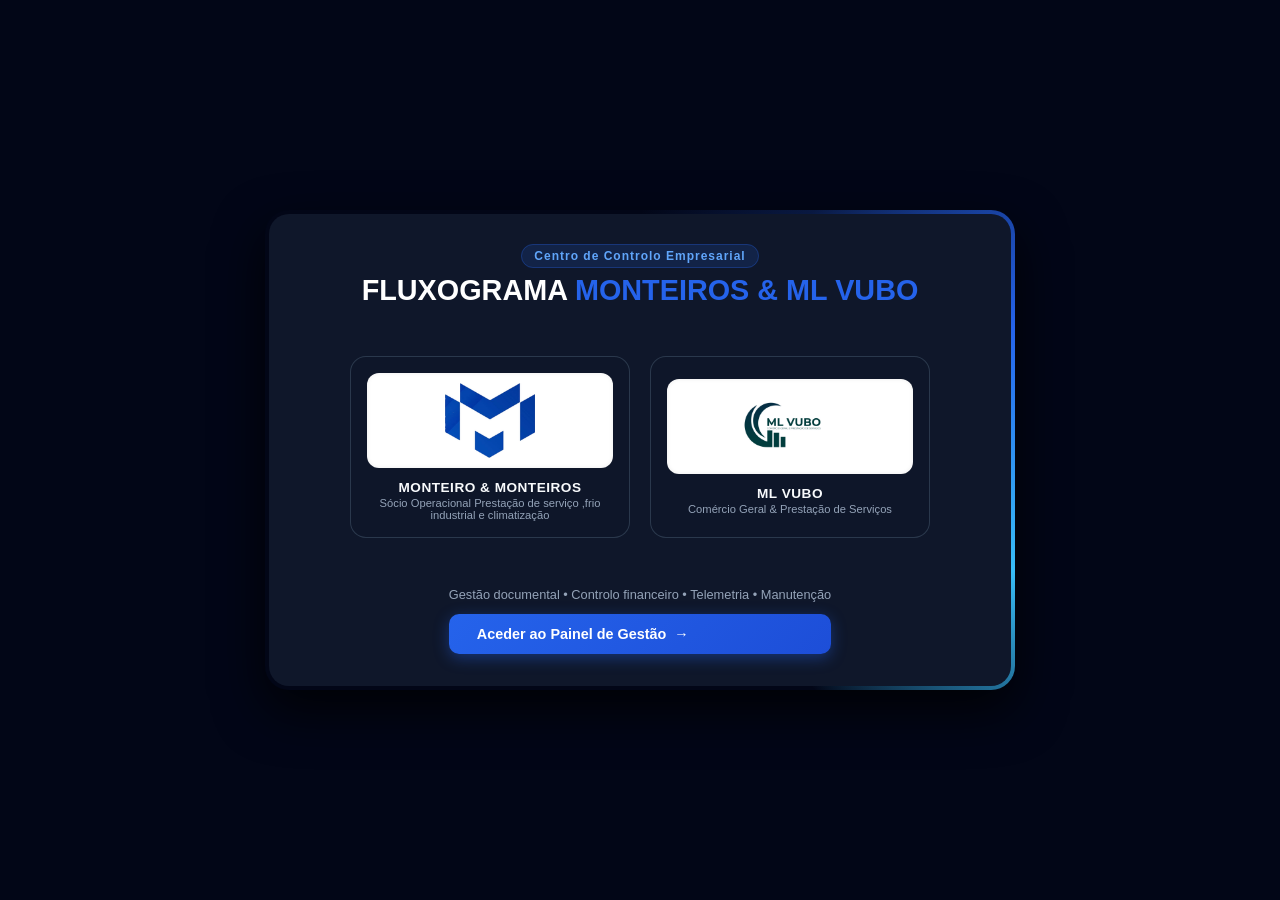
<file: index.html>
<!DOCTYPE html>
<html lang="pt-br">
<head>
  <meta charset="UTF-8">
  <meta name="viewport" content="width=device-width, initial-scale=1.0">
  <title>FLUXOGRAMA MONTEIROS | Centro de Controlo Empresarial</title>
  <link rel="stylesheet" href="styles.css">
</head>
<body class="welcome-body">
  <div id="welcome-screen" class="welcome-overlay">
    <div class="welcome-card-wrapper">
      <div class="neon-border-box"></div>
      <div class="welcome-content">
        <div class="welcome-header">
          <span class="system-badge">Centro de Controlo Empresarial</span>
          <h1>FLUXOGRAMA <span class="highlight-blue">MONTEIROS &amp; ML VUBO</span></h1>
        </div>

        <div class="logos-container">
          <div class="logo-card logo-monteiros">
            <div class="img-wrapper"><img src="logo-monteiros.png" alt="Logótipo Monteiros"></div>
            <span class="logo-title">MONTEIRO &amp; MONTEIROS</span>
            <span class="logo-sub">Sócio Operacional  Prestação de serviço ,frio industrial e climatização</span>
          </div>
          <div class="logo-card logo-vubo">
            <div class="img-wrapper"><img src="logo-mlvubo.jpeg" alt="Logótipo ML VUBO"></div>
            <span class="logo-title">ML VUBO</span>
            <span class="logo-sub">Comércio Geral &amp; Prestação de Serviços</span>
          </div>
        </div>

        <div class="welcome-footer">
          <p>Gestão documental • Controlo financeiro • Telemetria • Manutenção</p>
          <a id="btn-entrar-app" class="btn-enter" href="segunda.html"><span>Aceder ao Painel de Gestão</span><span aria-hidden="true">→</span></a>
        </div>
      </div>
    </div>
  </div>
</body>
</html>
</file>
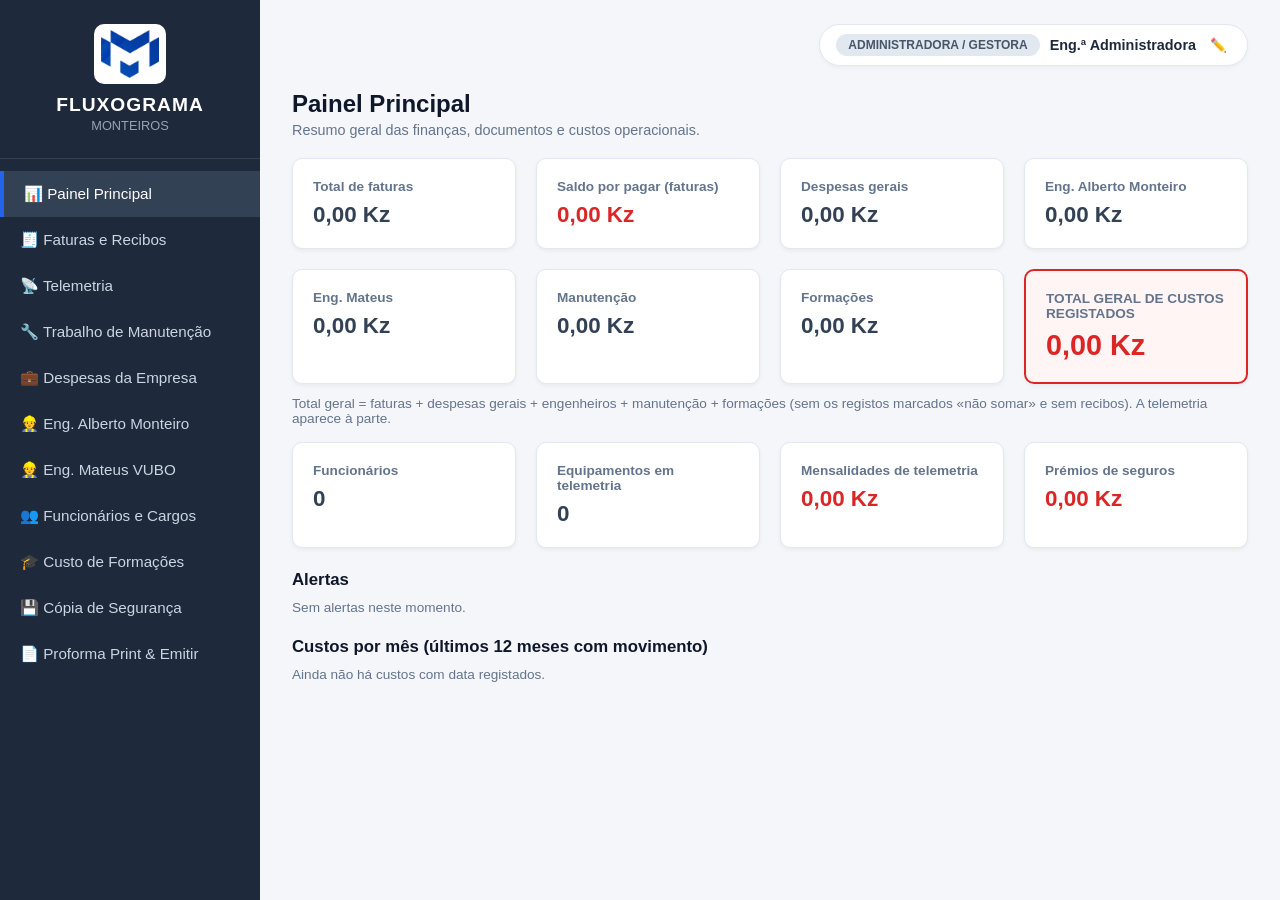
<file: segunda.html>
<!DOCTYPE html>
<html lang="pt-BR">
<head>
  <meta charset="UTF-8">
  <meta name="viewport" content="width=device-width, initial-scale=1.0">
  <title>FLUXOGRAMA MONTEIROS | Painel de Gestão</title>
  <link rel="stylesheet" href="styles.css">
</head>
<body>
  <aside class="sidebar">
    <div class="brand">
      <div class="brand-logo"><img src="logo-monteiros.png" alt="Monteiros"></div>
      <h2>FLUXOGRAMA</h2>
      <span>MONTEIROS</span>
    </div>
    <nav class="menu" aria-label="Menu principal">
      <button class="menu-btn active" data-target="sec-dashboard">📊 Painel Principal</button>
      <button class="menu-btn" data-target="sec-faturas">🧾 Faturas e Recibos</button>
      <button class="menu-btn" data-target="sec-telemetria">📡 Telemetria</button>
      <button class="menu-btn" data-target="sec-manutencao">🔧 Trabalho de Manutenção</button>
      <button class="menu-btn" data-target="sec-despesas">💼 Despesas da Empresa</button>
      <button class="menu-btn" data-target="sec-engenheiro-alberto">👷 Eng. Alberto Monteiro</button>
      <button class="menu-btn" data-target="sec-engenheiro-mateus">👷 Eng. Mateus VUBO</button>
      <button class="menu-btn" data-target="sec-funcionarios">👥 Funcionários e Cargos</button>
      <button class="menu-btn" data-target="sec-formacoes">🎓 Custo de Formações</button>
      <button class="menu-btn" data-target="sec-backup">💾 Cópia de Segurança</button>
      <button class="menu-btn" data-target="sec-faturas-proforma">📄 Proforma Print & Emitir</button>
    </nav>
  </aside>

  <main class="main-content">
    <header class="topbar">
      <div class="user-profile-container">
        <span class="role-badge">ADMINISTRADORA / GESTORA</span>
        <span class="admin-name" id="admin-name"></span>
        <button class="btn-sm-edit" id="btn-alterar-admin" type="button" title="Alterar nome" aria-label="Alterar nome da administradora">✏️</button>
      </div>
    </header>

    <section id="sec-dashboard" class="content-section active"><div id="dash"></div></section>

    <section id="sec-faturas" class="content-section">
      <h1>Faturas e Recibos</h1>
      <p class="subtitle">Registo em tabela tipo Excel, com cálculo automático de IVA, totais e saldos, e imagem original de cada documento.</p>
      <div id="p-faturas"></div>
    </section>

    <section id="sec-telemetria" class="content-section">
      <h1>Telemetria</h1>
      <p class="subtitle">Ligeiros, grupos geradores, camiões pesados e seguros — com fotografias e documentos em cada registo.</p>
      <div id="p-telemetria"></div>
    </section>

    <section id="sec-manutencao" class="content-section">
      <h1>Trabalho de Manutenção</h1>
      <p class="subtitle">Técnico, local, data e hora, materiais comprados (quantidade e preço) e custo total da intervenção.</p>
      <div id="p-manutencao"></div>
    </section>

    <section id="sec-despesas" class="content-section">
      <h1>Despesas da Empresa</h1>
      <p class="subtitle">Designação, técnico, quantidade, preço unitário e total.</p>
      <div id="p-despesas"></div>
    </section>

    <section id="sec-engenheiro-alberto" class="content-section">
      <h1>Engenheiro Alberto Monteiro</h1>
      <p class="subtitle">Despesas atribuídas ao Eng. Alberto Monteiro.</p>
      <div id="p-alberto"></div>
    </section>

    <section id="sec-engenheiro-mateus" class="content-section">
      <h1>Engenheiro Mateus</h1>
      <p class="subtitle">Despesas atribuídas ao Eng. Mateus.</p>
      <div id="p-mateus"></div>
    </section>

    <section id="sec-funcionarios" class="content-section">
      <h1>Funcionários e Cargos</h1>
      <p class="subtitle">Ficha de cada funcionário, preenchida pela administradora, e gestão dos cargos.</p>
      <div id="p-cargos"></div>
      <div id="p-funcionarios"></div>
    </section>

    <section id="sec-formacoes" class="content-section">
      <h1>Custo de Formações</h1>
      <p class="subtitle">Despesas de formação dos funcionários, com o custo por participante.</p>
      <div id="p-formacoes"></div>
    </section>








<!-- SECTION DE GERAÇÃO E IMPRESSÃO DE FATURAS PROFORMA -->
<section id="sec-faturas-proforma" class="content-section">
  <div class="pf-screen-only">
    <div class="pf-header-title">
      <h1>EMISSÃO DE FATURAS PROFORMA</h1>
      <p class="subtitle">Selecione a empresa emissora (Monteiros ou ML VUBO), preencha os dados fiscais do cliente e itens para gerar o documento formal de impressão.</p>
    </div>

    <!-- SELETOR DE EMISSORA E DADOS GERAIS -->
    <div class="form-card">
      <h3>1. Configuração da Entidade Emissora e Documento</h3>
      <div class="form-grid">
        <div class="form-group">
          <label for="pf-empresa-emissora">Empresa Emissora *</label>
          <select id="pf-empresa-emissora" class="pf-input-select">
            <option value="MONTEIROS">MONTEIROS & MONTEIROS, LDA</option>
            <option value="MLVUBO">ML VUBO — Comércio Geral & Serviços, LDA</option>
            <option value="AMBAS">CONSÓRCIO MONTEIROS & ML VUBO</option>
          </select>
        </div>

        <div class="form-group">
          <label for="pf-doc-num">N.º da Fatura Proforma *</label>
          <input type="text" id="pf-doc-num" placeholder="Ex: PP 2026/0158" required>
        </div>

        <div class="form-group">
          <label for="pf-doc-data">Data de Emissão *</label>
          <input type="date" id="pf-doc-data" required>
        </div>

        <div class="form-group">
          <label for="pf-doc-validade">Validade da Proforma (Dias)</label>
          <input type="number" id="pf-doc-validade" value="15" min="1">
        </div>
      </div>
    </div>

    <!-- DADOS DO CLIENTE -->
    <div class="form-card">
      <h3>2. Dados Fiscais do Cliente / Destinatário</h3>
      <div class="form-grid">
        <div class="form-group">
          <label for="pf-cli-nome">Nome / Razão Social do Cliente *</label>
          <input type="text" id="pf-cli-nome" placeholder="Ex: Complexo Belo Horizonte / Empresa X" required>
        </div>

        <div class="form-group">
          <label for="pf-cli-nif">NIF / N.º de Contribuinte *</label>
          <input type="text" id="pf-cli-nif" placeholder="Ex: 5000448958 ou Consumidor Final" value="Consumidor Final">
        </div>

        <div class="form-group full">
          <label for="pf-cli-endereco">Endereço do Cliente</label>
          <input type="text" id="pf-cli-endereco" placeholder="Ex: Rua dos Comandos, Luanda, Angola">
        </div>
      </div>
    </div>

    <!-- ITENS DA FATURA PROFORMA -->
    <div class="form-card">
      <h3>3. Artigos, Serviços e Mão de Obra</h3>
      <div class="table-wrapper">
        <table class="excel-table lines-table" id="pf-tbl-itens">
          <thead>
            <tr>
              <th style="width: 12%;">Código</th>
              <th>Descrição do Item / Serviço</th>
              <th style="width: 10%;">Qtd</th>
              <th style="width: 15%;">Preço Unit. (Kz)</th>
              <th style="width: 10%;">% Desc</th>
              <th style="width: 10%;">% IVA</th>
              <th style="width: 15%;">Total Item</th>
              <th style="width: 5%;">Ação</th>
            </tr>
          </thead>
          <tbody id="pf-tbody-itens">
            <!-- Linhas inseridas via JS -->
          </tbody>
        </table>
      </div>
      <div class="toolbar" style="margin-top: 12px;">
        <button type="button" class="btn-secondary" id="pf-btn-add-linha">+ Adicionar Item</button>
      </div>

      <div class="form-grid" style="margin-top: 16px;">
        <div class="form-group">
          <label for="pf-retencao-taxa">Retenção na Fonte (%)</label>
          <select id="pf-retencao-taxa">
            <option value="0">0% (Sem Retenção)</option>
            <option value="6.5">6.5% (Prestação de Serviços)</option>
          </select>
        </div>
        <div class="form-group">
          <label for="pf-vendedor">Operador / Operadora</label>
          <input type="text" id="pf-vendedor" placeholder="Nome do Responsável">
        </div>
      </div>

      <div class="form-actions" style="margin-top: 20px;">
        <button type="button" class="btn-primary" id="pf-btn-gerar" style="padding: 12px 24px; font-size: 1rem;">⚡ Atualizar e Visualizar Proforma</button>
        <button type="button" class="btn-primary" id="pf-btn-imprimir" style="background-color: #059669; padding: 12px 24px; font-size: 1rem;">🖨️ Imprimir / Guardar PDF</button>
      </div>
    </div>
  </div>

  <!-- DOCUMENTO FORMAL PRÉ-PREPARADO PARA IMPRESSÃO (A4 FORMAL) -->
  <div id="pf-print-document" class="pf-document-a4">
    <!-- CABEÇALHO DUAL (MONTEIROS E ML VUBO) -->
    <header class="pf-doc-header">
      <div class="pf-doc-brand-area">
        <div class="pf-logos-wrapper">
          <img src="logo-monteiros.png" id="pf-img-monteiros" alt="Monteiros & Monteiros" class="pf-logo-img">
          <img src="logo-mlvubo.jpeg" id="pf-img-mlvubo" alt="ML VUBO" class="pf-logo-img">
        </div>
        <div class="pf-company-info" id="pf-company-info-text">
          <h2 id="pf-view-empresa-nome">MONTEIROS & MONTEIROS / ML VUBO</h2>
          <p id="pf-view-empresa-desc">Comércio Geral, Manutenção Industrial & Prestação de Serviços, Lda</p>
          <p><strong>NIF:</strong> <span id="pf-view-empresa-nif">5000448958</span> | Luanda — Angola</p>
          <p><strong>Tel:</strong> +244 923 000 000 | <strong>E-mail:</strong> contacto@monteiros-vubo.ao</p>
        </div>
      </div>

      <div class="pf-doc-meta-box">
        <h1 class="pf-doc-title">FATURA PROFORMA</h1>
        <div class="pf-meta-row"><strong>N.º Proforma:</strong> <span id="pf-out-num">PP 2026/001</span></div>
        <div class="pf-meta-row"><strong>Data Emissão:</strong> <span id="pf-out-data">22/10/2026</span></div>
        <div class="pf-meta-row"><strong>Validade:</strong> <span id="pf-out-validade">15 Dias</span></div>
        <div class="pf-warning-stamp">ESTE DOCUMENTO NÃO SERVE DE FATURA</div>
      </div>
    </header>

    <div class="pf-doc-divider"></div>

    <!-- DADOS DO CLIENTE -->
    <section class="pf-doc-client-section">
      <div class="pf-client-card">
        <div class="pf-client-title">EXMO.(S) SENHOR(ES) / CLIENTE:</div>
        <div class="pf-client-name" id="pf-out-cli-nome">COMPLEXO BELO HORIZONTE</div>
        <div><strong>NIF / Contribuinte:</strong> <span id="pf-out-cli-nif">CONSUMIDOR FINAL</span></div>
        <div><strong>Endereço / Localidade:</strong> <span id="pf-out-cli-endereco">Luanda, Angola</span></div>
      </div>
    </section>

    <!-- TABELA FORMAL DE PRODUTOS / SERVIÇOS -->
    <table class="pf-doc-table">
      <thead>
        <tr>
          <th style="width: 10%;">CÓD.</th>
          <th>DESCRIÇÃO DOS SERVIÇOS / MATERIAL</th>
          <th style="width: 8%; text-align: center;">QTD</th>
          <th style="width: 16%; text-align: right;">P. UNIT (Kz)</th>
          <th style="width: 10%; text-align: right;">DESC.</th>
          <th style="width: 10%; text-align: right;">TAXA IVA</th>
          <th style="width: 18%; text-align: right;">TOTAL (Kz)</th>
        </tr>
      </thead>
      <tbody id="pf-out-tbody">
        <!-- Preenchido dinamicamente -->
      </tbody>
    </table>

    <!-- RESUMO FINANCEIRO E COORDENADAS BANCÁRIAS -->
    <div class="pf-doc-footer-grid">
      <div class="pf-bank-info">
        <h4>DADOS BANCÁRIOS PARA PAGAMENTO</h4>
        <p><strong>Banco:</strong> Banco Angolano de Investimentos (BAI)</p>
        <p><strong>Conta:</strong> 143840110 10 001</p>
        <p><strong>IBAN:</strong> AO06 0040 0000 4384 0110 1014 8</p>
        <div class="pf-vendedor-line">
          <span><strong>Operador(a):</strong> <span id="pf-out-vendedor">Administradora</span></span>
        </div>
      </div>

      <div class="pf-totals-box">
        <div class="pf-total-row">
          <span>Valor Tributável (Subtotal):</span>
          <strong id="pf-out-subtotal">0,00 Kz</strong>
        </div>
        <div class="pf-total-row">
          <span>Total Descontos:</span>
          <strong id="pf-out-desconto">0,00 Kz</strong>
        </div>
        <div class="pf-total-row">
          <span>Total IVA (14%):</span>
          <strong id="pf-out-iva">0,00 Kz</strong>
        </div>
        <div class="pf-total-row" id="pf-row-retencao">
          <span>Retenção na Fonte:</span>
          <strong id="pf-out-retencao">0,00 Kz</strong>
        </div>
        <div class="pf-total-row pf-grand-total">
          <span>TOTAL A PAGAR (Kz):</span>
          <strong id="pf-out-total-geral" class="total-red">0,00 Kz</strong>
        </div>
      </div>
    </div>

    <!-- TERMOS E ASSINATURA -->
    <div class="pf-doc-signatures">
      <div class="pf-notes">
        <p>• Prazo de validade desta proposta: <span id="pf-out-dias-val">15</span> dias após a data de emissão.</p>
        <p>• Os bens/serviços prestados permanecem propriedade do emissor até à liquidação total do valor constante neste documento.</p>
      </div>

      <div class="pf-signature-box">
        <div class="pf-sign-line"></div>
        <p>A Gerência / Direção Técnica</p>
        <p><strong>MONTEIROS & ML VUBO</strong></p>
      </div>
    </div>
  </div>
</section>














    
    <section id="sec-backup" class="content-section"><div id="p-backup"></div></section>
  </main>

  <script src="app.js"></script>
</body>
</html>
</file>
<file: styles.css>
:root {
    --bg-primary: #f4f6f9;
    --bg-sidebar: #1e293b;
    --text-sidebar: #cbd5e1;
    --primary-color: #2563eb;
    --primary-hover: #1d4ed8;
    --accent-red: #dc2626;
    /* Cor Vermelha para os Totais */
    --border-color: #e2e8f0;
    --card-bg: #ffffff;
}

* {
    box-sizing: border-box;
    margin: 0;
    padding: 0;
    font-family: 'Segoe UI', Tahoma, Geneva, Verdana, sans-serif;
}

body {
    display: flex;
    height: 100vh;
    background-color: var(--bg-primary);
    color: #334155;
    overflow: hidden;
}

/* Sidebar */
.sidebar {
    width: 260px;
    background-color: var(--bg-sidebar);
    color: white;
    display: flex;
    flex-direction: column;
}

.brand {
    padding: 24px;
    text-align: center;
    border-bottom: 1px solid #334155;
}

.brand h2 {
    font-size: 1.2rem;
    letter-spacing: 1px;
}

.brand span {
    font-size: 0.8rem;
    color: #94a3b8;
}

.menu {
    display: flex;
    flex-direction: column;
    padding: 12px 0;
    overflow-y: auto;
}

.menu-btn {
    background: none;
    border: none;
    color: var(--text-sidebar);
    padding: 14px 20px;
    text-align: left;
    font-size: 0.95rem;
    cursor: pointer;
    display: flex;
    align-items: center;
    gap: 12px;
    transition: all 0.2s;
}

.menu-btn:hover,
.menu-btn.active {
    background-color: #334155;
    color: #ffffff;
    border-left: 4px solid var(--primary-color);
}

/* Main Area */
.main-content {
    flex: 1;
    display: flex;
    flex-direction: column;
    overflow-y: auto;
    padding: 24px 32px;
}

.topbar {
    display: flex;
    justify-content: flex-end;
    margin-bottom: 24px;
}

.role-badge {
    background-color: #e2e8f0;
    padding: 6px 14px;
    border-radius: 20px;
    font-weight: 600;
    font-size: 0.8rem;
    color: #475569;
}

.content-section {
    display: none;
}

.content-section.active {
    display: block;
}

.subtitle {
    color: #64748b;
    margin-bottom: 20px;
    font-size: 0.9rem;
}

/* Cards Dashboard */
.cards-grid {
    display: grid;
    grid-template-columns: repeat(auto-fit, minmax(220px, 1fr));
    gap: 20px;
}

.card {
    background: var(--card-bg);
    padding: 20px;
    border-radius: 10px;
    box-shadow: 0 2px 4px rgba(0, 0, 0, 0.05);
    border: 1px solid var(--border-color);
}

.card h3 {
    font-size: 0.85rem;
    color: #64748b;
    margin-bottom: 8px;
}

.card-value {
    font-size: 1.4rem;
    font-weight: 700;
}

/* VALOR TOTAL EM VERMELHO */
.total-red {
    color: var(--accent-red) !important;
    font-weight: 800;
}

/* Tabela Estilo Excel */
.table-wrapper {
    background: white;
    border-radius: 8px;
    border: 1px solid var(--border-color);
    overflow-x: auto;
    box-shadow: 0 1px 3px rgba(0, 0, 0, 0.05);
}

.excel-table {
    width: 100%;
    border-collapse: collapse;
    font-size: 0.9rem;
}

.excel-table th,
.excel-table td {
    padding: 12px 16px;
    border: 1px solid var(--border-color);
    text-align: left;
}

.excel-table th {
    background-color: #f8fafc;
    font-weight: 600;
    color: #475569;
}

.table-total-row {
    background-color: #ffeef0;
}

/* Utilitários */
.btn-primary {
    background-color: var(--primary-color);
    color: white;
    border: none;
    padding: 10px 18px;
    border-radius: 6px;
    cursor: pointer;
    font-weight: 600;
}

.btn-primary:hover {
    background-color: var(--primary-hover);
}

.hidden {
    display: none !important;
}

/* Barra de Pesquisa */
.search-bar-container {
    position: relative;
    margin-bottom: 20px;
}

.search-bar-container input {
    width: 100%;
    padding: 12px 16px 12px 42px;
    border: 1px solid var(--border-color);
    border-radius: 8px;
    font-size: 0.95rem;
}

.search-icon {
    position: absolute;
    left: 14px;
    top: 50%;
    transform: translateY(-50%);
    color: #94a3b8;
}

/* Modais e Abas */
.tabs-container {
    display: flex;
    gap: 10px;
    margin-bottom: 20px;
    border-bottom: 2px solid var(--border-color);
}

.tab-btn {
    padding: 10px 16px;
    border: none;
    background: none;
    cursor: pointer;
    font-weight: 600;
    color: #64748b;
}

.tab-btn.active {
    color: var(--primary-color);
    border-bottom: 3px solid var(--primary-color);
}

.tab-content {
    display: none;
}

.tab-content.active {
    display: block;
}

:root {
    --bg-primary: #f4f6f9;
    --primary-color: #2563eb;
    --primary-hover: #1d4ed8;
    --accent-red: #dc2626;
    /* Cor Vermelha para os Totais */
    --border-color: #e2e8f0;
    --card-bg: #ffffff;
}

/* Layout do Formulário */
.form-card {
    background: var(--card-bg);
    padding: 24px;
    border-radius: 10px;
    border: 1px solid var(--border-color);
    margin-bottom: 24px;
    box-shadow: 0 2px 4px rgba(0, 0, 0, 0.05);
}

.form-grid {
    display: grid;
    grid-template-columns: repeat(auto-fit, minmax(220px, 1fr));
    gap: 16px;
    margin-top: 16px;
}

.form-group {
    display: flex;
    flex-direction: column;
    gap: 6px;
}

.form-group label {
    font-size: 0.85rem;
    font-weight: 600;
    color: #475569;
}

.form-group input {
    padding: 10px;
    border: 1px solid var(--border-color);
    border-radius: 6px;
    font-size: 0.9rem;
}

.form-actions {
    display: flex;
    gap: 12px;
    margin-top: 20px;
}

/* Tabela Estilo Excel */
.table-wrapper {
    background: white;
    border-radius: 8px;
    border: 1px solid var(--border-color);
    overflow-x: auto;
    box-shadow: 0 1px 3px rgba(0, 0, 0, 0.05);
}

.excel-table {
    width: 100%;
    border-collapse: collapse;
    font-size: 0.88rem;
}

.excel-table th,
.excel-table td {
    padding: 12px 14px;
    border: 1px solid var(--border-color);
    text-align: left;
}

.excel-table th {
    background-color: #f8fafc;
    font-weight: 600;
    color: #475569;
}

.table-total-row {
    background-color: #ffeef0;
}

.total-red {
    color: var(--accent-red) !important;
    font-weight: 800;
}

.text-right {
    text-align: right;
}

/* Botões */
.btn-primary {
    background-color: var(--primary-color);
    color: white;
    border: none;
    padding: 10px 18px;
    border-radius: 6px;
    cursor: pointer;
    font-weight: 600;
}

.btn-secondary {
    background-color: #94a3b8;
    color: white;
    border: none;
    padding: 10px 18px;
    border-radius: 6px;
    cursor: pointer;
    font-weight: 600;
}

.btn-danger {
    color: var(--accent-red);
    background: none;
    border: none;
    cursor: pointer;
    font-weight: 600;
}

.hidden {
    display: none !important;
}

/* Modal de Imagem */
.modal {
    position: fixed;
    top: 0;
    left: 0;
    width: 100%;
    height: 100%;
    background: rgba(0, 0, 0, 0.6);
    display: flex;
    align-items: center;
    justify-content: center;
    z-index: 1000;
}

.modal-content {
    background: white;
    padding: 24px;
    border-radius: 12px;
    max-width: 600px;
    width: 90%;
    text-align: center;
    position: relative;
}

.modal-content img {
    max-width: 100%;
    max-height: 70vh;
    margin-top: 16px;
    border-radius: 8px;
}

.close-modal {
    position: absolute;
    top: 12px;
    right: 18px;
    font-size: 1.8rem;
    cursor: pointer;
}

/* Ecrã Total de Recepção */
.welcome-overlay {
    position: fixed;
    top: 0;
    left: 0;
    width: 100vw;
    height: 100vh;
    background-color: #020617;
    display: flex;
    align-items: center;
    justify-content: center;
    z-index: 9999;
    padding: 20px;
}

/* Caixa com Borda Neon Rotativa */
.welcome-card-wrapper {
    position: relative;
    width: 100%;
    max-width: 750px;
    height: 480px;
    border-radius: 24px;
    overflow: hidden;
    box-shadow: 0 20px 50px rgba(0, 0, 0, 0.8);
}

/* Animação do Neon em movimento contínuo */
.neon-border-box {
    position: absolute;
    top: -50%;
    left: -50%;
    width: 200%;
    height: 200%;
    background: conic-gradient(transparent,
            rgba(37, 99, 235, 0.2),
            #2563eb,
            #38bdf8,
            transparent 40%);
    animation: rotateNeon 6s linear infinite;
}

@keyframes rotateNeon {
    0% {
        transform: rotate(0deg);
    }

    100% {
        transform: rotate(360deg);
    }
}

/* Conteúdo sobreposto à luz */
.welcome-content {
    position: absolute;
    inset: 4px;
    /* Espessura da borda neon */
    background: #0f172a;
    border-radius: 20px;
    padding: 32px;
    display: flex;
    flex-direction: column;
    justify-content: space-between;
    align-items: center;
    text-align: center;
    z-index: 2;
}

.system-badge {
    background: rgba(37, 99, 235, 0.15);
    color: #60a5fa;
    border: 1px solid rgba(37, 99, 235, 0.3);
    padding: 4px 12px;
    border-radius: 20px;
    font-size: 0.75rem;
    font-weight: 600;
    letter-spacing: 1px;
}

.welcome-header h1 {
    color: #ffffff;
    font-size: 1.8rem;
    margin-top: 10px;
}

.highlight-blue {
    color: #2563eb;
}

/* Área Central dos Logótipos */
.logos-container {
    display: grid;
    grid-template-columns: 1fr 1fr;
    gap: 20px;
    width: 100%;
    max-width: 580px;
    margin: 15px 0;
}

.logo-card {
    background: rgba(15, 23, 42, 0.85);
    border: 1px solid rgba(51, 65, 85, 0.8);
    border-radius: 16px;
    padding: 16px;
    display: flex;
    flex-direction: column;
    align-items: center;
    justify-content: center;
    transition: all 0.3s ease;
}

.logo-card:hover {
    transform: translateY(-3px);
}

.logo-monteiros:hover {
    border-color: rgba(37, 99, 235, 0.8);
    box-shadow: 0 0 20px rgba(37, 99, 235, 0.3);
}

.logo-vubo:hover {
    border-color: rgba(16, 185, 129, 0.8);
    box-shadow: 0 0 20px rgba(16, 185, 129, 0.3);
}

/* Fundo Branco de Suporte para Destacar Ambos os Logótipos */
.img-wrapper {
    width: 100%;
    height: 95px;
    background-color: #ffffff;
    /* Garante que o fundo do logo ML VUBO se integre sem cortes */
    border-radius: 12px;
    display: flex;
    align-items: center;
    justify-content: center;
    padding: 10px;
    box-shadow: inset 0 0 4px rgba(0, 0, 0, 0.08);
}

.img-wrapper img {
    max-width: 100%;
    max-height: 100%;
    object-fit: contain;
    /* Impede que a imagem fique esticada ou deformada */
    display: block;
}

.logo-title {
    color: #f8fafc;
    font-size: 0.85rem;
    font-weight: 700;
    margin-top: 12px;
    letter-spacing: 0.5px;
    text-align: center;
}

.logo-sub {
    color: #94a3b8;
    font-size: 0.7rem;
    text-align: center;
    margin-top: 2px;
}

/* Botão de Entrada */
.welcome-footer p {
    color: #94a3b8;
    font-size: 0.8rem;
    margin-bottom: 12px;
}

.btn-enter {
    background: linear-gradient(135deg, #2563eb, #1d4ed8);
    color: white;
    border: none;
    padding: 12px 28px;
    border-radius: 10px;
    font-size: 0.9rem;
    font-weight: 700;
    cursor: pointer;
    display: flex;
    align-items: center;
    gap: 8px;
    transition: all 0.2s;
    box-shadow: 0 4px 15px rgba(37, 99, 235, 0.4);
}

.btn-enter:hover {
    background: linear-gradient(135deg, #1d4ed8, #1e40af);
    transform: scale(1.02);
}



/* Perfil do Administrador na Topbar */
.topbar {
    display: flex;
    justify-content: flex-end;
    align-items: center;
    margin-bottom: 24px;
}

.user-profile-container {
    display: flex;
    align-items: center;
    gap: 10px;
    background-color: #ffffff;
    padding: 8px 16px;
    border-radius: 30px;
    border: 1px solid var(--border-color);
    box-shadow: 0 2px 4px rgba(0, 0, 0, 0.04);
}

.admin-name {
    font-weight: 700;
    color: #1e293b;
    font-size: 0.9rem;
}

.btn-sm-edit {
    background: none;
    border: none;
    color: var(--primary-color);
    cursor: pointer;
    font-size: 0.85rem;
    padding: 4px;
    transition: transform 0.2s;
}

.btn-sm-edit:hover {
    transform: scale(1.2);
}

/* ═════════ Acrescentos: módulos, formulários, tabelas, anexos ═════════ */
.welcome-body{display:block;overflow:hidden}
.btn-enter{text-decoration:none}
.brand-logo{width:72px;height:60px;margin:0 auto 10px;background:#fff;border-radius:10px;display:flex;align-items:center;justify-content:center;padding:6px}
.brand-logo img{max-width:100%;max-height:100%;object-fit:contain}
.menu-btn{width:100%}
.main-content h1{font-size:1.5rem;margin-bottom:4px;color:#0f172a}
.role-badge{background:#e2e8f0;padding:4px 12px;border-radius:20px;font-weight:600;font-size:.75rem;color:#475569}
.toolbar{display:flex;flex-wrap:wrap;gap:10px;align-items:center;margin-bottom:16px}
.toolbar .grow{flex:1;min-width:200px}
.toolbar input,.toolbar select{padding:9px 12px;border:1px solid var(--border-color);border-radius:6px;font-size:.9rem;background:#fff}
.toolbar label{font-size:.78rem;color:#64748b;display:flex;align-items:center;gap:6px}
.form-group.full{grid-column:1/-1}
.form-group input,.form-group select,.form-group textarea{padding:10px;border:1px solid var(--border-color);border-radius:6px;font-size:.9rem;background:#fff;width:100%}
.form-group textarea{resize:vertical}
.form-group .hint{font-size:.75rem;color:#64748b}
.form-group label.chk-one{display:flex;align-items:center;gap:8px;font-weight:500}
.form-group label.chk-one input{width:auto}
.form-card h3{font-size:1.05rem;color:#0f172a}
.form-error{color:var(--accent-red);font-weight:600;font-size:.85rem;margin-top:12px;min-height:1em}
.lines-table input{padding:7px 8px;border:1px solid var(--border-color);border-radius:4px;width:100%;min-width:90px}
.lines-table .line-total{text-align:right;white-space:nowrap;font-weight:600;min-width:120px}
.summary-box{display:grid;grid-template-columns:repeat(auto-fit,minmax(170px,1fr));gap:10px;background:#f8fafc;border:1px solid var(--border-color);padding:14px;border-radius:8px;margin-top:16px}
.summary-box span{display:block;font-size:.75rem;color:#64748b}
.summary-box b{font-size:1.05rem}
.multi{display:grid;grid-template-columns:repeat(auto-fill,minmax(210px,1fr));gap:6px;padding:10px;border:1px solid var(--border-color);border-radius:6px;background:#fff}
.multi label.chk{display:flex;align-items:center;gap:8px;font-weight:500;font-size:.88rem}
.multi input{width:auto}
.att-list{display:flex;flex-wrap:wrap;gap:10px;margin-top:8px}
.thumb{position:relative;width:86px;height:86px;border:1px solid var(--border-color);border-radius:8px;overflow:hidden;background:#f8fafc;display:flex;align-items:center;justify-content:center;font-size:.75rem;font-weight:700;color:#475569;cursor:pointer;padding:0}
.thumb img{width:100%;height:100%;object-fit:cover}
.thumb .rm{position:absolute;top:2px;right:2px;width:22px;height:22px;border-radius:50%;border:none;background:rgba(220,38,38,.92);color:#fff;cursor:pointer;font-weight:700;line-height:1}
.excel-table thead th{position:sticky;top:0;background:#f1f5f9;cursor:pointer;white-space:nowrap;user-select:none}
.excel-table tbody tr:nth-child(even){background:#fafbfd}
.excel-table tbody tr:hover{background:#eff6ff}
.excel-table td{vertical-align:middle}
.excel-table .num{text-align:right;font-variant-numeric:tabular-nums;white-space:nowrap}
.excel-table .rownum{color:#94a3b8;text-align:center;width:42px}
.excel-table .row-actions{white-space:nowrap}
.table-total-row td{font-weight:800;background:#ffeef0}
.empty-row td{text-align:center;color:#94a3b8;padding:26px}
.row-actions button{background:none;border:none;cursor:pointer;font-size:1rem;padding:2px 6px}
.badge{display:inline-block;padding:2px 10px;border-radius:12px;font-size:.75rem;font-weight:700}
.badge.ok{background:#dcfce7;color:#166534}.badge.warn{background:#fef3c7;color:#92400e}.badge.bad{background:#fee2e2;color:#991b1b}.badge.info{background:#dbeafe;color:#1e40af}.badge.neutral{background:#e2e8f0;color:#475569}
.card-total{border:2px solid var(--accent-red);background:#fff5f5}
.card-total .card-value{font-size:1.8rem}
.cards-grid.mini{margin-bottom:16px}
.muted{color:#64748b;font-size:.85rem}
.section-title{font-size:1.05rem;margin:22px 0 10px;color:#0f172a}
.chips{display:flex;flex-wrap:wrap;gap:8px;margin:10px 0 14px}
.chip{display:inline-flex;align-items:center;gap:6px;background:#e0e7ff;color:#3730a3;padding:5px 12px;border-radius:20px;font-size:.85rem;font-weight:600}
.chip button{background:none;border:none;cursor:pointer;color:#3730a3;font-weight:700}
.alert-list{list-style:none;display:grid;gap:8px}
.alert-list li{padding:10px 14px;border-radius:8px;background:#fff;border:1px solid var(--border-color);border-left:4px solid var(--accent-red);font-size:.9rem}
.toast{position:fixed;left:50%;bottom:26px;transform:translate(-50%,20px);opacity:0;pointer-events:none;background:#0f172a;color:#fff;padding:12px 20px;border-radius:10px;font-size:.9rem;z-index:3000;transition:.25s}
.toast.show{opacity:1;transform:translate(-50%,0)}.toast.bad{background:var(--accent-red)}
.modal-content.wide{max-width:900px;max-height:92vh;overflow:auto}
.modal .big{min-height:200px;margin:12px 0}
.modal .big img{max-width:100%;max-height:60vh;margin:0 auto;display:block}
.fatal{background:#fee2e2;color:#991b1b;padding:20px;border-radius:10px;margin:20px;font-weight:600}
@media (max-width:900px){
  body{flex-direction:column;height:auto;overflow:auto}
  .sidebar{width:100%}.menu{flex-direction:row;flex-wrap:wrap;padding:6px}.menu-btn{width:auto;padding:10px 12px;font-size:.85rem}
  .main-content{padding:16px;overflow:visible}
}
@media print{
  .sidebar,.toolbar,.form-actions,.row-actions,.topbar,.btn-primary,.btn-secondary{display:none!important}
  body{display:block;height:auto;overflow:visible;background:#fff}.main-content{padding:0;overflow:visible}
  .content-section{display:none!important}.content-section.active{display:block!important}
  .table-wrapper{overflow:visible;border:none;box-shadow:none}
}

.main-content p.muted{margin:0 0 16px}
.main-content .cards-grid.mini + p.muted{margin-top:-4px}





/* ==========================================================================
   ESTILOS EXCLUSIVOS DA SECTION FATURA PROFORMA & IMPRESSÃO FISCAL
   ========================================================================== */

#sec-faturas-proforma {
    display: none;
}

#sec-faturas-proforma.active {
    display: block;
}

.pf-header-title {
    margin-bottom: 20px;
}

.pf-input-select {
    padding: 10px;
    border: 1px solid var(--border-color);
    border-radius: 6px;
    font-size: 0.9rem;
    background-color: #ffffff;
    width: 100%;
}

/* Documento A4 na Tela (Preview) */
.pf-document-a4 {
    background: #ffffff;
    width: 100%;
    max-width: 900px;
    margin: 300px auto 30px auto;
    padding: 32px 40px;
    border: 1px solid #cbd5e1;
    border-radius: 8px;
    box-shadow: 0 10px 25px rgba(0, 0, 0, 0.08);
    color: #0f172a;
    font-family: 'Segoe UI', Tahoma, Geneva, Verdana, sans-serif;
    font-size: 0.88rem;
}

/* Cabeçalho do Documento */
.pf-doc-header {
    display: flex;
    justify-content: space-between;
    align-items: flex-start;
    gap: 20px;
}

.pf-doc-brand-area {
    flex: 1;
}

.pf-logos-wrapper {
    display: flex;
    align-items: center;
    gap: 16px;
    margin-bottom: 12px;
}

.pf-logo-img {
    max-height: 60px;
    max-width: 140px;
    object-fit: contain;
}

.pf-company-info h2 {
    font-size: 1.1rem;
    font-weight: 800;
    color: #1e293b;
    margin-bottom: 2px;
}

.pf-company-info p {
    font-size: 0.78rem;
    color: #475569;
    line-height: 1.35;
}

.pf-doc-meta-box {
    width: 280px;
    background: #f8fafc;
    border: 1px solid #e2e8f0;
    border-radius: 8px;
    padding: 14px;
    text-align: right;
}

.pf-doc-title {
    font-size: 1.25rem;
    font-weight: 800;
    color: #2563eb;
    margin-bottom: 8px;
    border-bottom: 2px solid #2563eb;
    padding-bottom: 4px;
}

.pf-meta-row {
    font-size: 0.82rem;
    margin-bottom: 4px;
    color: #334155;
}

.pf-warning-stamp {
    margin-top: 10px;
    padding: 6px;
    background-color: #fef2f2;
    border: 1px dashed #ef4444;
    color: #dc2626;
    font-size: 0.7rem;
    font-weight: 800;
    text-align: center;
    border-radius: 4px;
    text-transform: uppercase;
}

.pf-doc-divider {
    height: 2px;
    background: linear-gradient(90deg, #2563eb, #059669);
    margin: 18px 0;
}

/* Área do Cliente */
.pf-doc-client-section {
    margin-bottom: 20px;
}

.pf-client-card {
    background: #f1f5f9;
    border-left: 4px solid #2563eb;
    padding: 12px 16px;
    border-radius: 0 6px 6px 0;
    line-height: 1.45;
}

.pf-client-title {
    font-size: 0.72rem;
    font-weight: 700;
    color: #64748b;
    text-transform: uppercase;
}

.pf-client-name {
    font-size: 1.05rem;
    font-weight: 800;
    color: #0f172a;
}

/* Tabela da Fatura Proforma */
.pf-doc-table {
    width: 100%;
    border-collapse: collapse;
    margin-bottom: 20px;
    font-size: 0.82rem;
}

.pf-doc-table th {
    background-color: #1e293b;
    color: #ffffff;
    padding: 8px 10px;
    font-weight: 700;
    text-align: left;
}

.pf-doc-table td {
    padding: 8px 10px;
    border-bottom: 1px solid #e2e8f0;
    color: #1e293b;
}

.pf-doc-table tbody tr:nth-child(even) {
    background-color: #f8fafc;
}

/* Rodapé Financeiro e Bancário */
.pf-doc-footer-grid {
    display: grid;
    grid-template-columns: 1.2fr 1fr;
    gap: 20px;
    margin-top: 10px;
    align-items: start;
}

.pf-bank-info {
    background: #f8fafc;
    border: 1px solid #e2e8f0;
    border-radius: 6px;
    padding: 12px;
    font-size: 0.78rem;
    color: #334155;
    line-height: 1.4;
}

.pf-bank-info h4 {
    color: #1e293b;
    font-size: 0.82rem;
    margin-bottom: 6px;
    border-bottom: 1px solid #cbd5e1;
    padding-bottom: 3px;
}

.pf-vendedor-line {
    margin-top: 10px;
    padding-top: 6px;
    border-top: 1px dashed #cbd5e1;
}

.pf-totals-box {
    background: #ffffff;
    border: 1px solid #cbd5e1;
    border-radius: 6px;
    padding: 12px;
}

.pf-total-row {
    display: flex;
    justify-content: space-between;
    font-size: 0.82rem;
    margin-bottom: 6px;
    color: #475569;
}

.pf-grand-total {
    border-top: 2px solid #0f172a;
    padding-top: 8px;
    margin-top: 6px;
    font-size: 1rem;
    font-weight: 800;
    color: #0f172a;
}

/* Assinaturas e Notas */
.pf-doc-signatures {
    display: flex;
    justify-content: space-between;
    align-items: flex-end;
    margin-top: 30px;
    padding-top: 10px;
}

.pf-notes {
    font-size: 0.72rem;
    color: #64748b;
    max-width: 55%;
    line-height: 1.35;
}

.pf-signature-box {
    text-align: center;
    width: 220px;
    font-size: 0.78rem;
}

.pf-sign-line {
    border-bottom: 1px solid #0f172a;
    margin-bottom: 6px;
}

/* ==========================================================================
   REGRAS DE IMPRESSÃO (A4 FISCAL PERFECT FIT)
   ========================================================================== */
@media print {
    body * {
        visibility: hidden;
    }

    .sidebar,
    .topbar,
    .pf-screen-only,
    .toolbar,
    .menu,
    .form-card,
    header.dora-topbar,
    aside {
        display: none !important;
    }

    #pf-print-document,
    #pf-print-document * {
        visibility: visible;
    }

    #pf-print-document {
        position: absolute;
        left: 0;
        top: 0;
        width: 100% !important;
        max-width: 100% !important;
        margin: 0 !important;
        padding: 0 !important;
        border: none !important;
        box-shadow: none !important;
    }

    @page {
        size: A4 portrait;
        margin: 12mm;
    }
}
</file>
